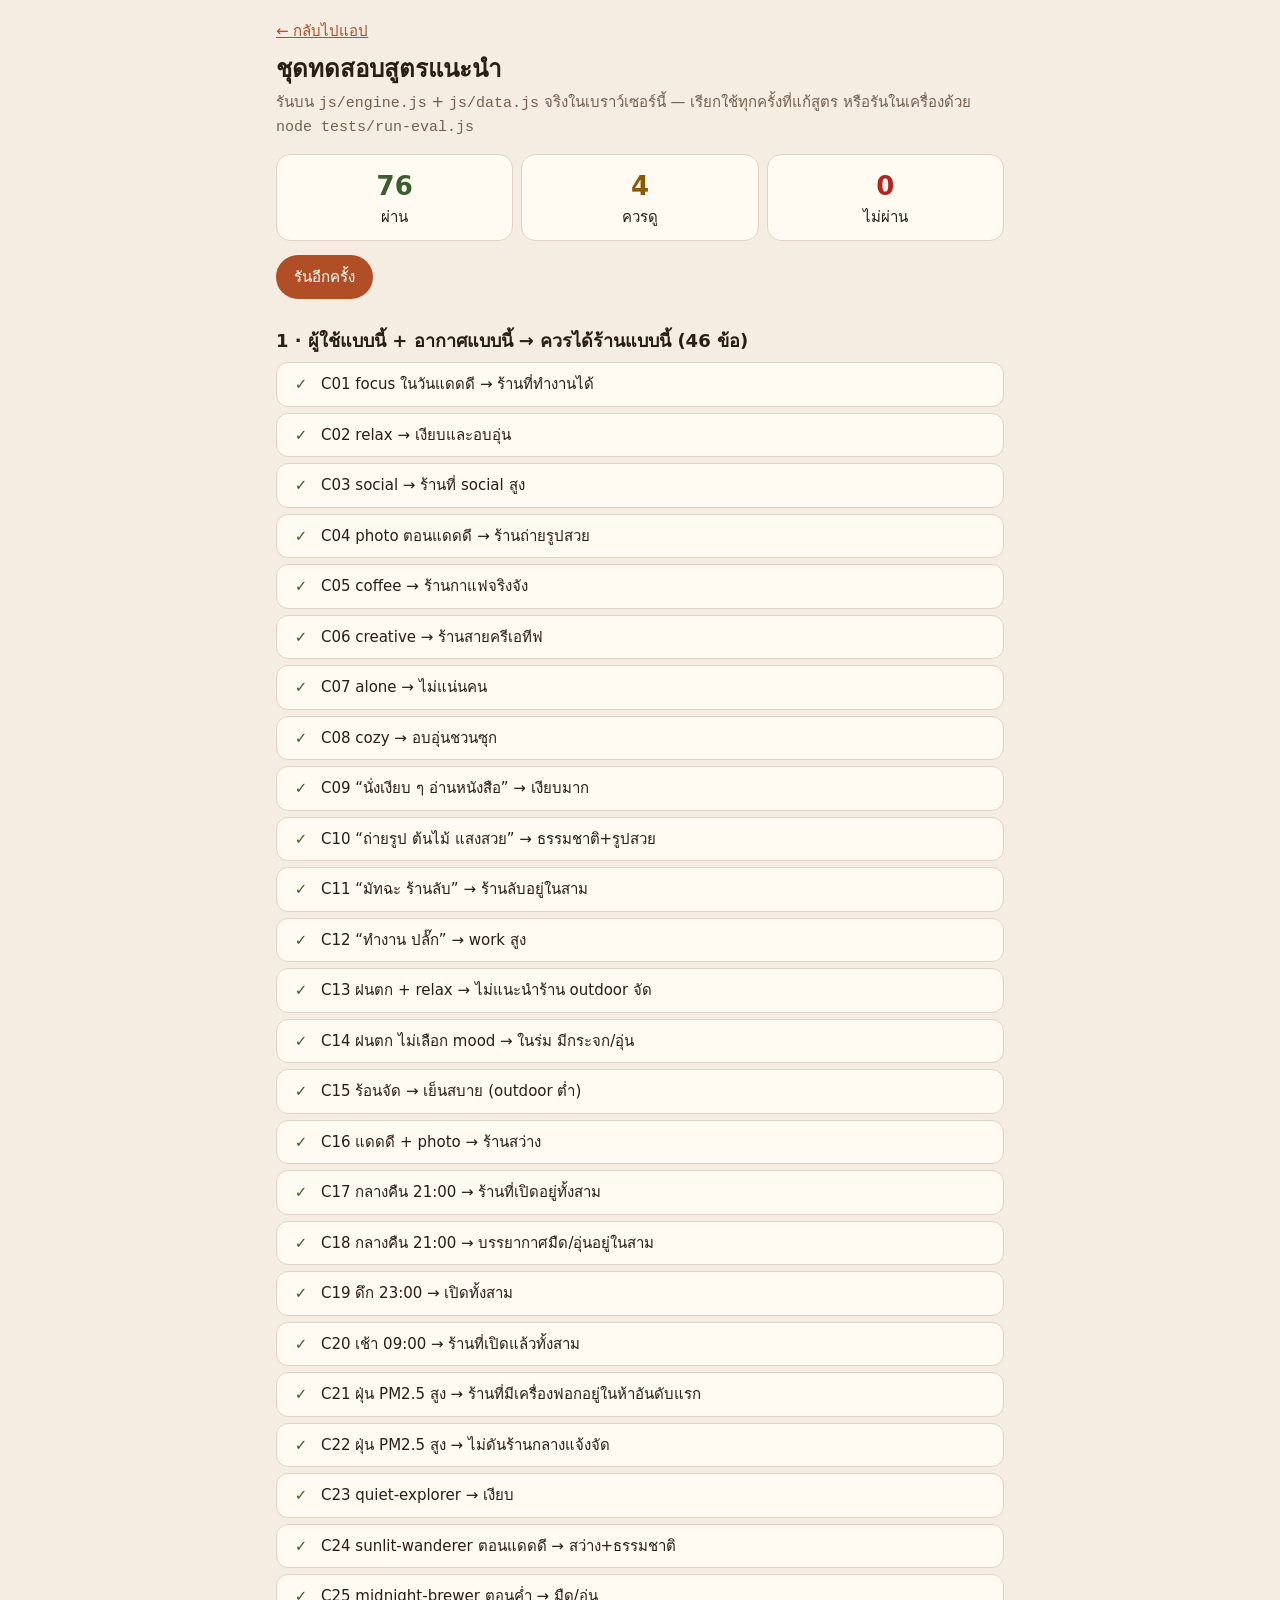
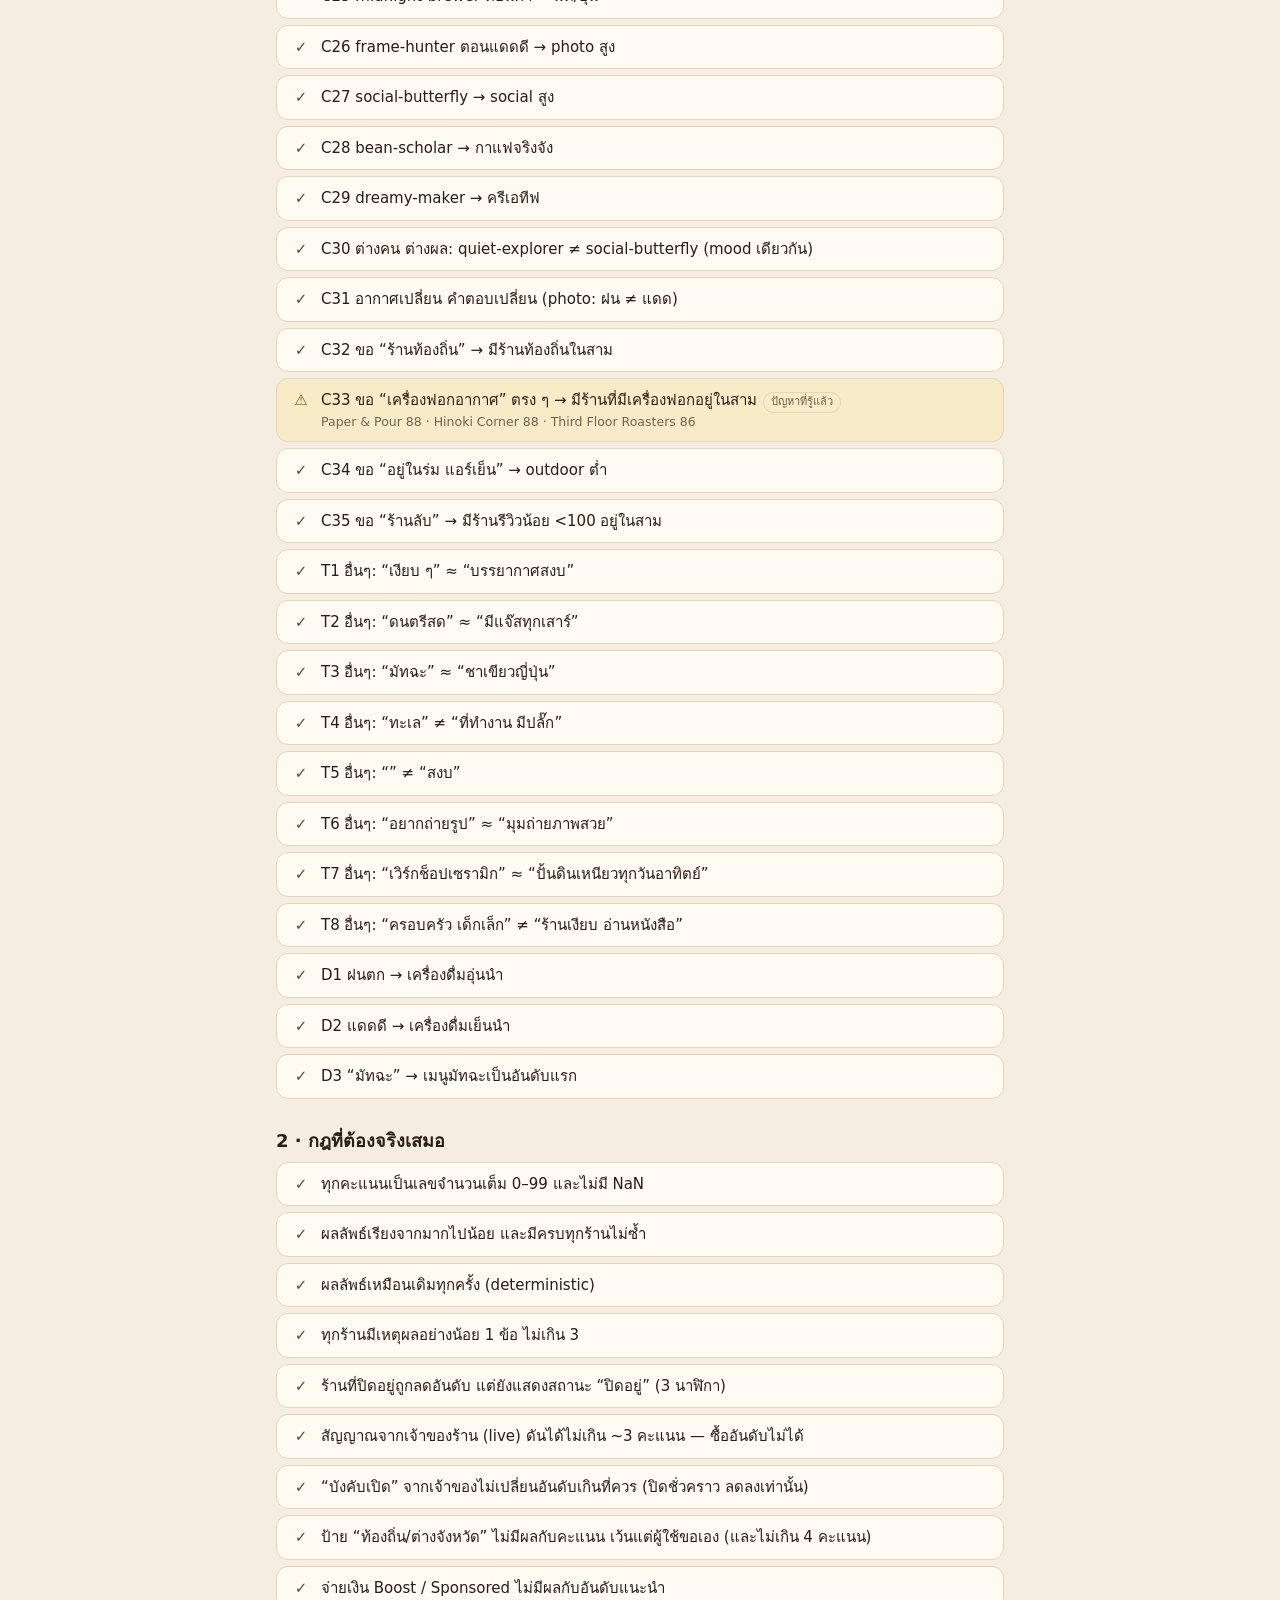
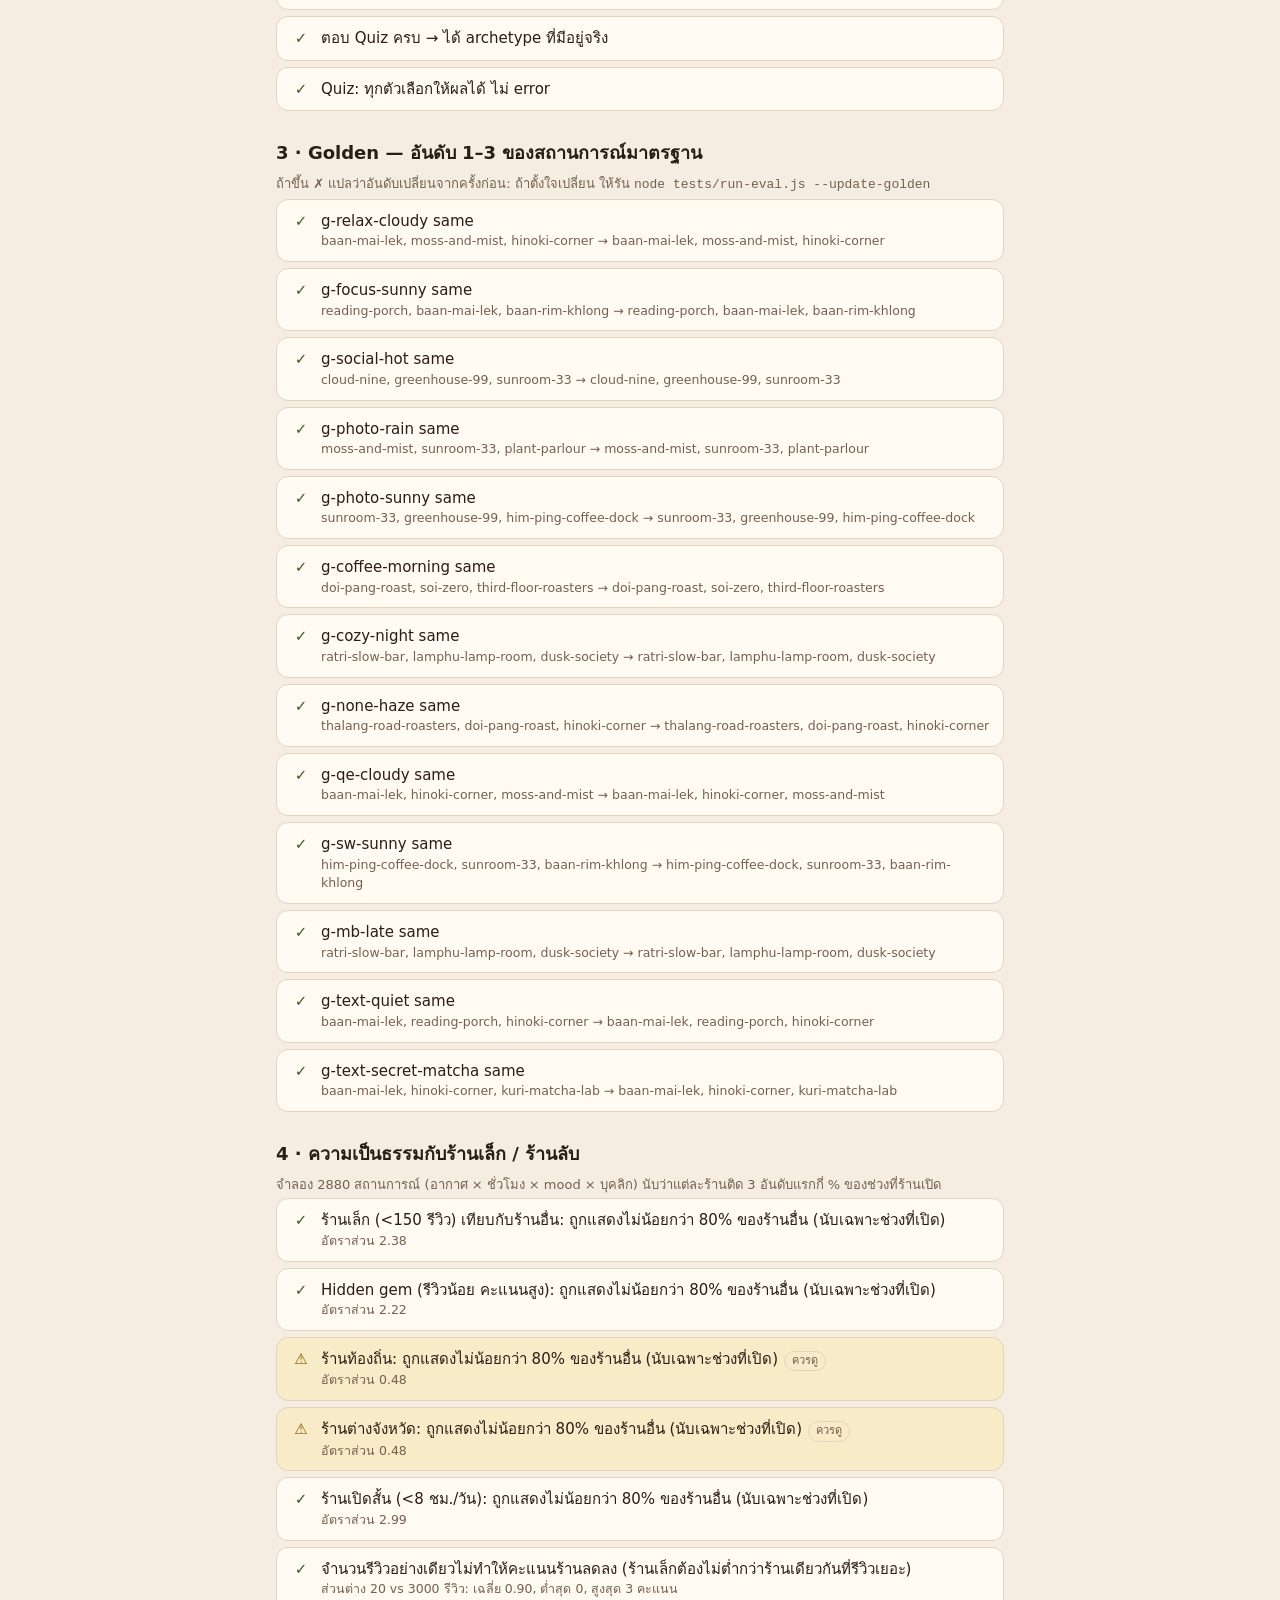
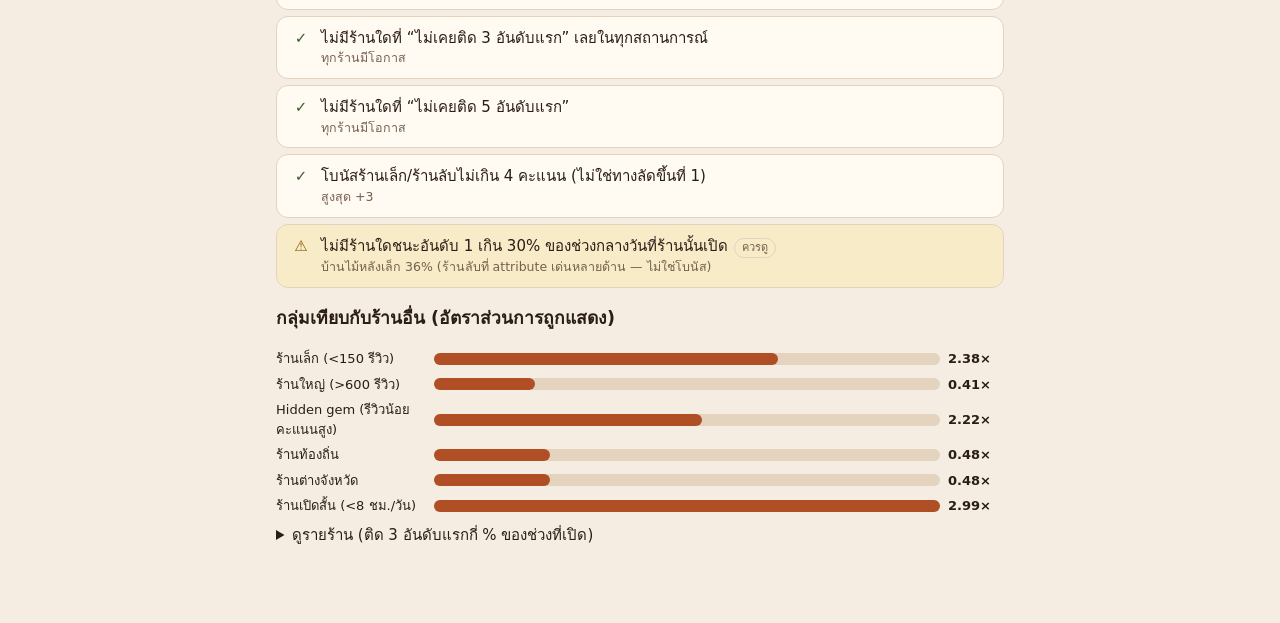
<file: eval.html>
<!doctype html>
<html lang="th">
<head>
<meta charset="utf-8"><meta name="viewport" content="width=device-width, initial-scale=1">
<title>Café Mood · ชุดทดสอบสูตร</title>
<style>
:root{--bg:#F5EDE2;--surface:#FFFAF2;--line:#E3D3BF;--ink:#2A1D15;--muted:#75604F;--accent:#B04F26;--ok:#3C5E2F;--okbg:#E3ECD8;--bad:#B3261E;--badbg:#FBE4E1;--warn:#8A5A00;--warnbg:#F8EBC8}
@media (prefers-color-scheme:dark){:root{--bg:#17110D;--surface:#241A14;--line:#3E2F25;--ink:#F4EADC;--muted:#AE9983;--accent:#E88B5B;--ok:#A9CB94;--okbg:#27331F;--bad:#FFB4AB;--badbg:#3E1E1B;--warn:#E8B04A;--warnbg:#3A2C10}}
*{box-sizing:border-box}body{margin:0;background:var(--bg);color:var(--ink);font:15px/1.5 'IBM Plex Sans Thai','Noto Sans Thai','Leelawadee UI',Tahoma,system-ui,sans-serif}
main{max-width:760px;margin:0 auto;padding:16px 16px 64px}a{color:var(--accent)}
h1{font-size:24px;margin:8px 0 4px}h2{font-size:18px;margin:28px 0 8px}p{margin:4px 0}.muted{color:var(--muted)}.small{font-size:13px}
.sum{display:grid;grid-template-columns:repeat(3,1fr);gap:8px;margin:14px 0}.sum div{background:var(--surface);border:1px solid var(--line);border-radius:14px;padding:12px;text-align:center}.sum b{display:block;font-size:26px}
.sum .f b{color:var(--bad)}.sum .w b{color:var(--warn)}.sum .p b{color:var(--ok)}
ul.r{list-style:none;margin:0;padding:0;display:grid;gap:6px}ul.r li{display:grid;grid-template-columns:24px 1fr;gap:8px;background:var(--surface);border:1px solid var(--line);border-radius:12px;padding:10px 12px}
.m{font-weight:700;text-align:center}.ok .m{color:var(--ok)}.bad{background:var(--badbg)!important}.bad .m{color:var(--bad)}.warn{background:var(--warnbg)!important}.warn .m{color:var(--warn)}
li small{display:block;color:var(--muted)}
.bars{display:grid;gap:6px;margin-top:8px}.bar{display:grid;grid-template-columns:150px 1fr 56px;gap:8px;align-items:center;font-size:13px}.bar i{display:block;height:12px;border-radius:6px;background:var(--accent)}.bar span.t{background:var(--line);border-radius:6px;display:block}
.tag{display:inline-block;font-size:11px;padding:1px 7px;border-radius:99px;border:1px solid var(--line);margin-left:6px;color:var(--muted)}
button{font:inherit;background:var(--accent);color:#fff;border:0;border-radius:99px;padding:10px 18px;cursor:pointer;min-height:44px}
details{margin:8px 0}summary{cursor:pointer;min-height:32px}
</style>
</head>
<body><main>
<p><a href="index.html">← กลับไปแอป</a></p>
<h1>ชุดทดสอบสูตรแนะนำ</h1>
<p class="muted">รันบน <code>js/engine.js</code> + <code>js/data.js</code> จริงในเบราว์เซอร์นี้ — เรียกใช้ทุกครั้งที่แก้สูตร หรือรันในเครื่องด้วย <code>node tests/run-eval.js</code></p>
<div id="out"><p class="muted">กำลังรัน…</p></div>
<script src="js/data.js"></script><script src="js/engine.js"></script><script src="tests/golden.js"></script><script src="tests/eval.js"></script>
<script>
(function(){
  const esc=(s)=>String(s).replace(/[&<>"]/g,(c)=>({'&':'&amp;','<':'&lt;','>':'&gt;','"':'&quot;'}[c]));
  const li=(o)=>{const k=o.ok?'ok':(o.sev?'warn':'bad');return '<li class="'+k+'"><span class="m">'+(o.ok?'✓':o.sev?'⚠':'✗')+'</span><span>'+esc((o.id?o.id+' ':'')+o.title)+(o.sev?'<span class="tag">'+(o.sev==='known'?'ปัญหาที่รู้แล้ว':'ควรดู')+'</span>':'')+(o.note&&(!o.ok||o.show)?'<small>'+esc(o.note)+'</small>':'')+'</span></li>';};
  function go(){
    let r; try{ r=CM_EVAL.run(window.CM, window.CM_GOLDEN); }catch(e){ document.getElementById('out').innerHTML='<p class="bad" style="padding:12px;border-radius:12px">รันไม่สำเร็จ: '+esc(e.message)+'</p>'; return; }
    const g=r.golden.map((x)=>({ok:x.status!=='changed',title:x.id+' '+x.status,note:x.was?x.was.join(', ')+' → '+x.top.join(', '):x.top.join(', ')}));
    const all=[].concat(r.cases,r.invariants,g,r.fairness.checks);
    const fail=all.filter((x)=>!x.ok&&!x.sev).length, warn=all.filter((x)=>!x.ok&&x.sev).length, pass=all.filter((x)=>x.ok).length;
    const F=r.fairness, max=Math.max.apply(null,F.groups.map((x)=>Math.max(x.rate,x.restRate)))||1;
    const bars=F.groups.map((x)=>'<div class="bar"><span>'+esc(x.title.replace(/ เทียบกับร้านอื่น/,''))+'</span><span class="t"><i style="width:'+Math.round(x.rate/max*100)+'%"></i></span><b>'+(x.ratio==null?'–':x.ratio.toFixed(2)+'×')+'</b></div>').join('');
    const top=F.rows.slice().sort((a,b)=>b.top3Open-a.top3Open).map((x)=>'<div class="bar"><span>'+esc(x.name)+'<span class="tag">'+x.reviews+' รีวิว</span></span><span class="t"><i style="width:'+Math.round(x.top3Open*100)+'%"></i></span><b>'+Math.round(x.top3Open*100)+'%</b></div>').join('');
    document.getElementById('out').innerHTML=
      '<div class="sum"><div class="p"><b>'+pass+'</b>ผ่าน</div><div class="w"><b>'+warn+'</b>ควรดู</div><div class="f"><b>'+fail+'</b>ไม่ผ่าน</div></div>'+
      '<p><button onclick="location.reload()">รันอีกครั้ง</button></p>'+
      '<h2>1 · ผู้ใช้แบบนี้ + อากาศแบบนี้ → ควรได้ร้านแบบนี้ ('+r.cases.length+' ข้อ)</h2><ul class="r">'+r.cases.map(li).join('')+'</ul>'+
      '<h2>2 · กฎที่ต้องจริงเสมอ</h2><ul class="r">'+r.invariants.map(li).join('')+'</ul>'+
      '<h2>3 · Golden — อันดับ 1–3 ของสถานการณ์มาตรฐาน</h2><p class="muted small">ถ้าขึ้น ✗ แปลว่าอันดับเปลี่ยนจากครั้งก่อน: ถ้าตั้งใจเปลี่ยน ให้รัน <code>node tests/run-eval.js --update-golden</code></p><ul class="r">'+g.map((x)=>li(Object.assign({show:true},x))).join('')+'</ul>'+
      '<h2>4 · ความเป็นธรรมกับร้านเล็ก / ร้านลับ</h2><p class="muted small">จำลอง '+F.sessions+' สถานการณ์ (อากาศ × ชั่วโมง × mood × บุคลิก) นับว่าแต่ละร้านติด 3 อันดับแรกกี่ % ของช่วงที่ร้านเปิด</p>'+
      '<ul class="r">'+F.checks.map((x)=>li(Object.assign({show:true},x))).join('')+'</ul>'+
      '<h3>กลุ่มเทียบกับร้านอื่น (อัตราส่วนการถูกแสดง)</h3><div class="bars">'+bars+'</div>'+
      '<details><summary>ดูรายร้าน (ติด 3 อันดับแรกกี่ % ของช่วงที่เปิด)</summary><div class="bars">'+top+'</div></details>';
  }
  go();
})();
</script>
</main></body></html>
</file>
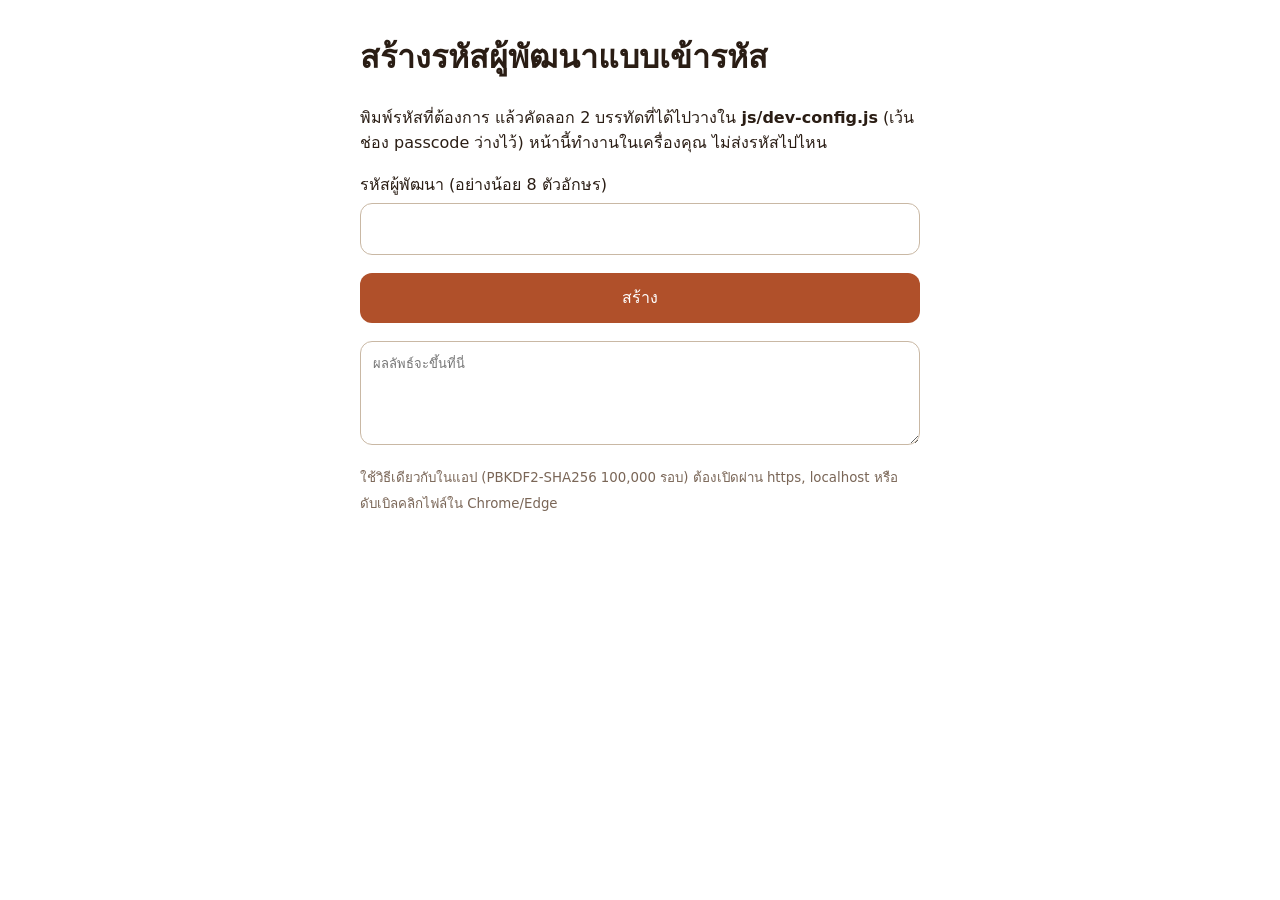
<file: tools/dev-key.html>
<!doctype html>
<html lang="th"><head><meta charset="utf-8"><meta name="viewport" content="width=device-width, initial-scale=1">
<title>Café Mood — สร้างรหัสผู้พัฒนาแบบเข้ารหัส</title>
<style>body{font:16px/1.6 system-ui,sans-serif;max-width:560px;margin:32px auto;padding:0 20px;color:#2a1d14}input,button,textarea{font:inherit;width:100%;padding:12px;margin:6px 0 12px;border:1px solid #c9b8a4;border-radius:12px;box-sizing:border-box}button{background:#b0502a;color:#fff;border:0;cursor:pointer}textarea{font:13px/1.5 ui-monospace,Consolas,monospace}small{color:#7a6657}</style></head>
<body>
<h1>สร้างรหัสผู้พัฒนาแบบเข้ารหัส</h1>
<p>พิมพ์รหัสที่ต้องการ แล้วคัดลอก 2 บรรทัดที่ได้ไปวางใน <b>js/dev-config.js</b> (เว้นช่อง passcode ว่างไว้) หน้านี้ทำงานในเครื่องคุณ ไม่ส่งรหัสไปไหน</p>
<label for="p">รหัสผู้พัฒนา (อย่างน้อย 8 ตัวอักษร)</label><input id="p" type="password" autocomplete="new-password">
<button id="go">สร้าง</button>
<textarea id="out" rows="4" readonly placeholder="ผลลัพธ์จะขึ้นที่นี่"></textarea>
<small>ใช้วิธีเดียวกับในแอป (PBKDF2-SHA256 100,000 รอบ) ต้องเปิดผ่าน https, localhost หรือดับเบิลคลิกไฟล์ใน Chrome/Edge</small>
<script>
const hex = (b) => Array.from(new Uint8Array(b), (x) => x.toString(16).padStart(2, '0')).join('');
document.getElementById('go').onclick = async () => {
  const p = document.getElementById('p').value, out = document.getElementById('out');
  if (p.length < 8) { out.value = 'รหัสต้องมีอย่างน้อย 8 ตัวอักษร'; return; }
  if (!window.crypto || !crypto.subtle) { out.value = 'เบราว์เซอร์นี้ไม่รองรับ — เปิดผ่าน https หรือ localhost'; return; }
  const salt = hex(crypto.getRandomValues(new Uint8Array(16))), enc = new TextEncoder();
  const k = await crypto.subtle.importKey('raw', enc.encode(p), 'PBKDF2', false, ['deriveBits']);
  const bits = await crypto.subtle.deriveBits({ name: 'PBKDF2', salt: enc.encode(salt), iterations: 100000, hash: 'SHA-256' }, k, 256);
  out.value = "salt: '" + salt + "',\nhash: '" + hex(bits) + "',";
};
</script></body></html>
</file>
